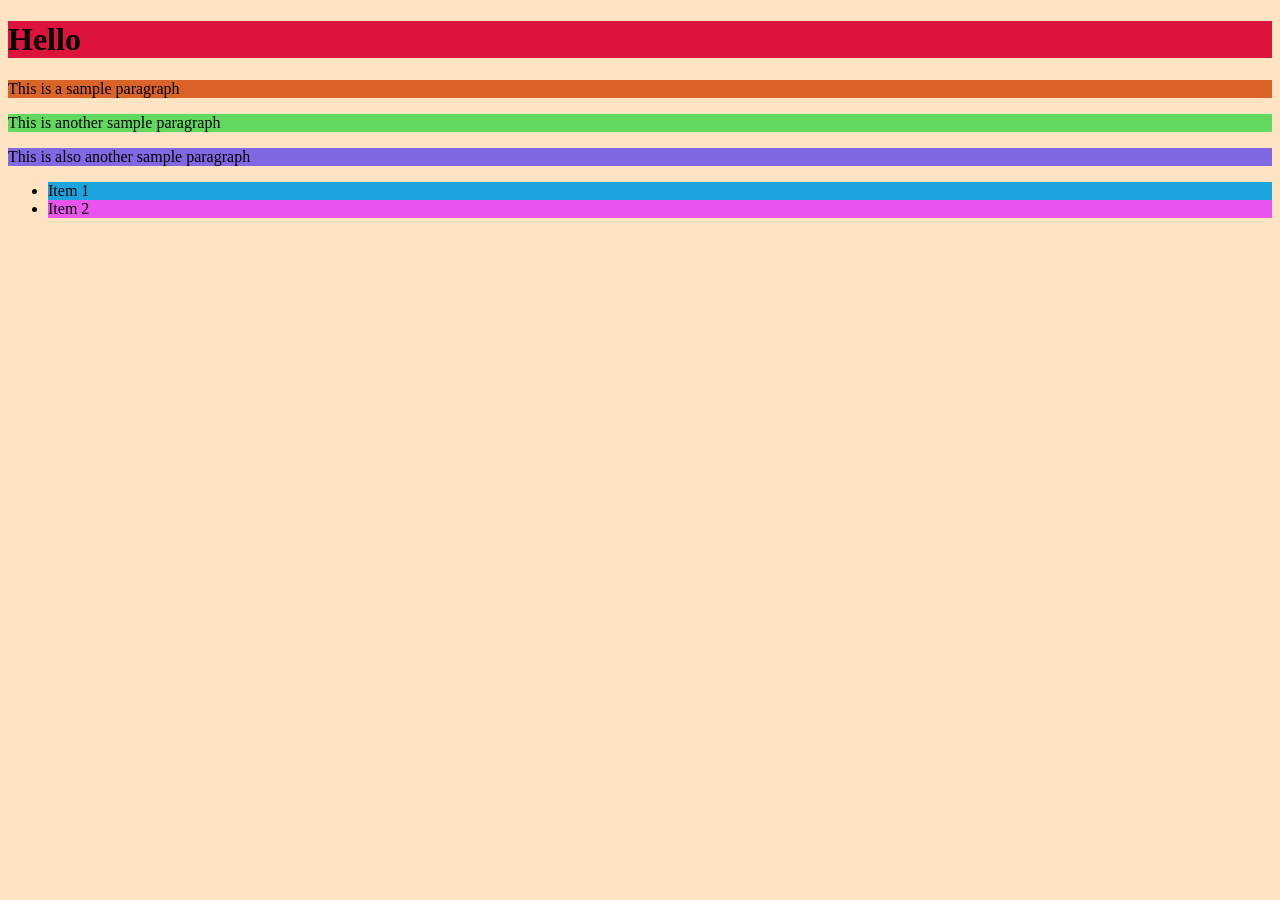
<file: CSS_Codes/code_14/index.html>
<!DOCTYPE html>
<html lang="en">
<head>
    <meta charset="UTF-8">
    <meta name="viewport" content="width=device-width, initial-scale=1.0">
    <title>QuerySelector</title>
</head>
    <body style = "background-color: bisque;">
        <h1 style = "background-color: crimson;">Hello</h1>
        <p style = "background-color: rgb(218, 99, 40);" id="intro">This is a sample paragraph</p>
        <p style = "background-color: rgb(98, 217, 94);" id="intro">This is another sample paragraph</p>
        <p style = "background-color: rgb(130, 103, 227);" id="intro">This is also another sample paragraph</p>
        <ul>
            <div class="menu">
                <li style = "background-color: rgb(27, 164, 222);">Item 1</li>
                <li style = "background-color: rgb(233, 83, 238);">Item 2</li>
            </div>
        </ul>
        <script src = "QuerySelector.js" ></script>
    </body>
</html>
</file>
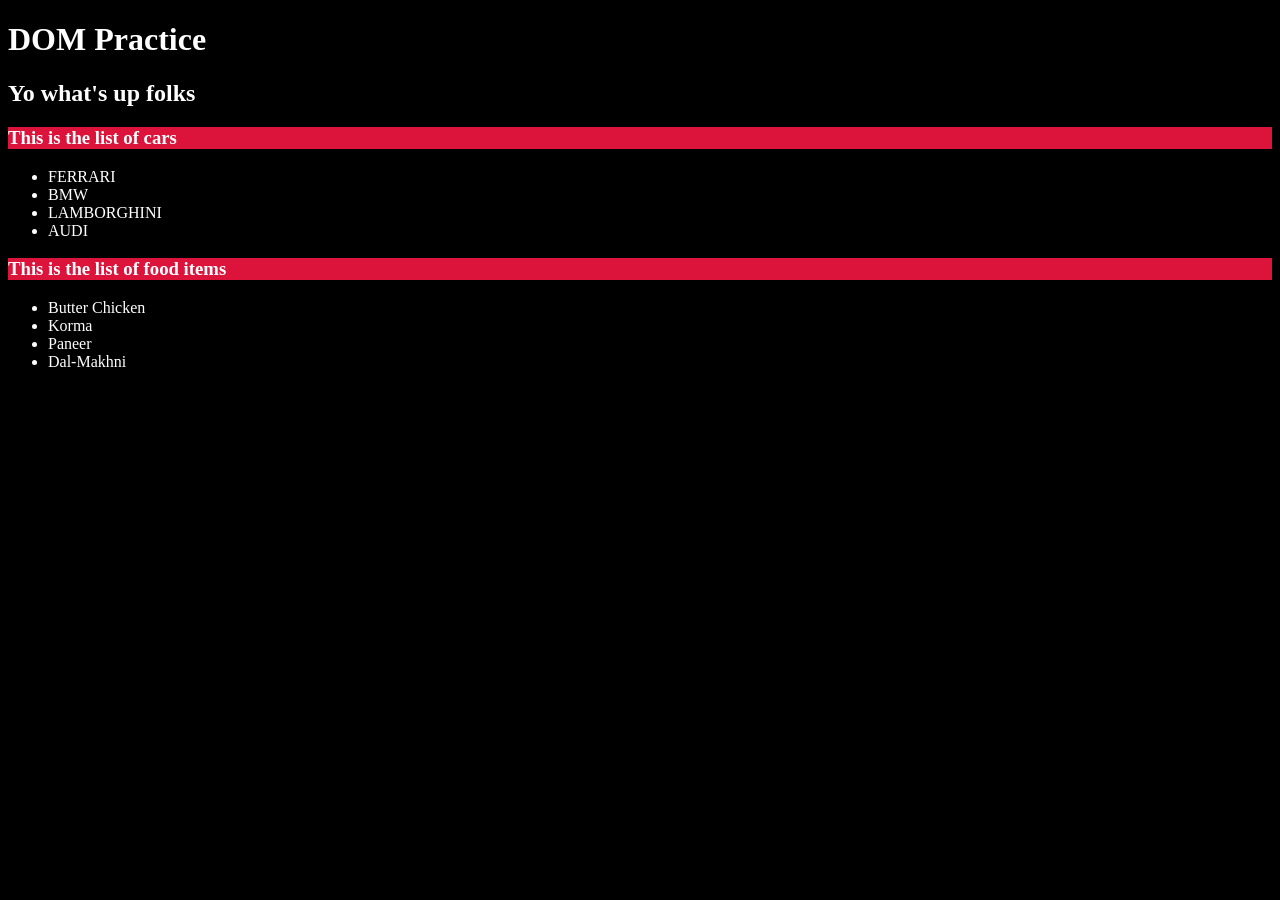
<file: CSS_Codes/code_16/index.html>
<!DOCTYPE html>
<html lang="en">
<head>
    <meta charset="UTF-8">
    <meta name="viewport" content="width=device-width, initial-scale=1.0">
    <title>DOM</title>
</head>
    <body style = "background-color: black ; color :white"; >
        <h1 id = "first" >DOM Practice</h1>
        <ul id = "fourth" ></ul>
        <h3 id = "fifth" style = "background-color: crimson;">This is the list of food items</h3>
        <ul id = "sixth" ></ul>
        <script src = "DOM_2.js"> </script> 
    </body>
</html>
</file>
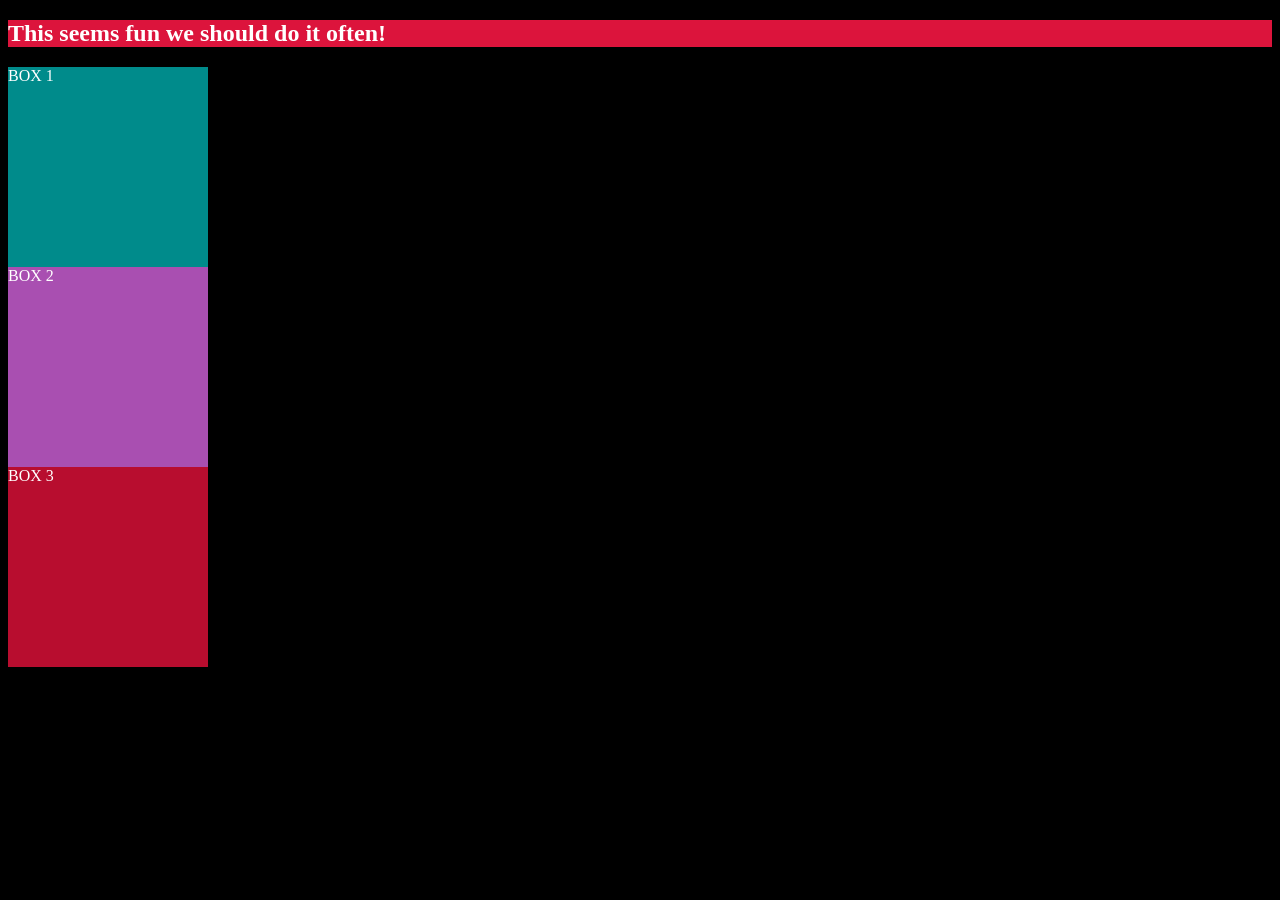
<file: CSS_Codes/code_17/index.html>
<!DOCTYPE html>
<html lang="en">
<head>
    <meta charset="UTF-8">
    <meta name="viewport" content="width=device-width, initial-scale=1.0">
    <title>Events</title>
</head>
    <body style = "background-color: black ; color:white;">
        <h2 id = "header" style = "background-color: crimson;">
            This seems fun we should do it often!
        </h2>
        <div id = "parent" >
            <div id = "child1" style = "background-color: darkcyan; width:200px ; height:200px ;">BOX 1</div>
            <div id = "child2" style = "background-color: rgb(169, 79, 177); width:200px ; height:200px ;">BOX 2</div>
            <div id = "child3"  style = "background-color: rgb(184, 13, 47); width:200px ; height:200px ;">BOX 3</div>
        </div>
        <script src = "Events.js"> </script> 
    </body>
</html>
</file>
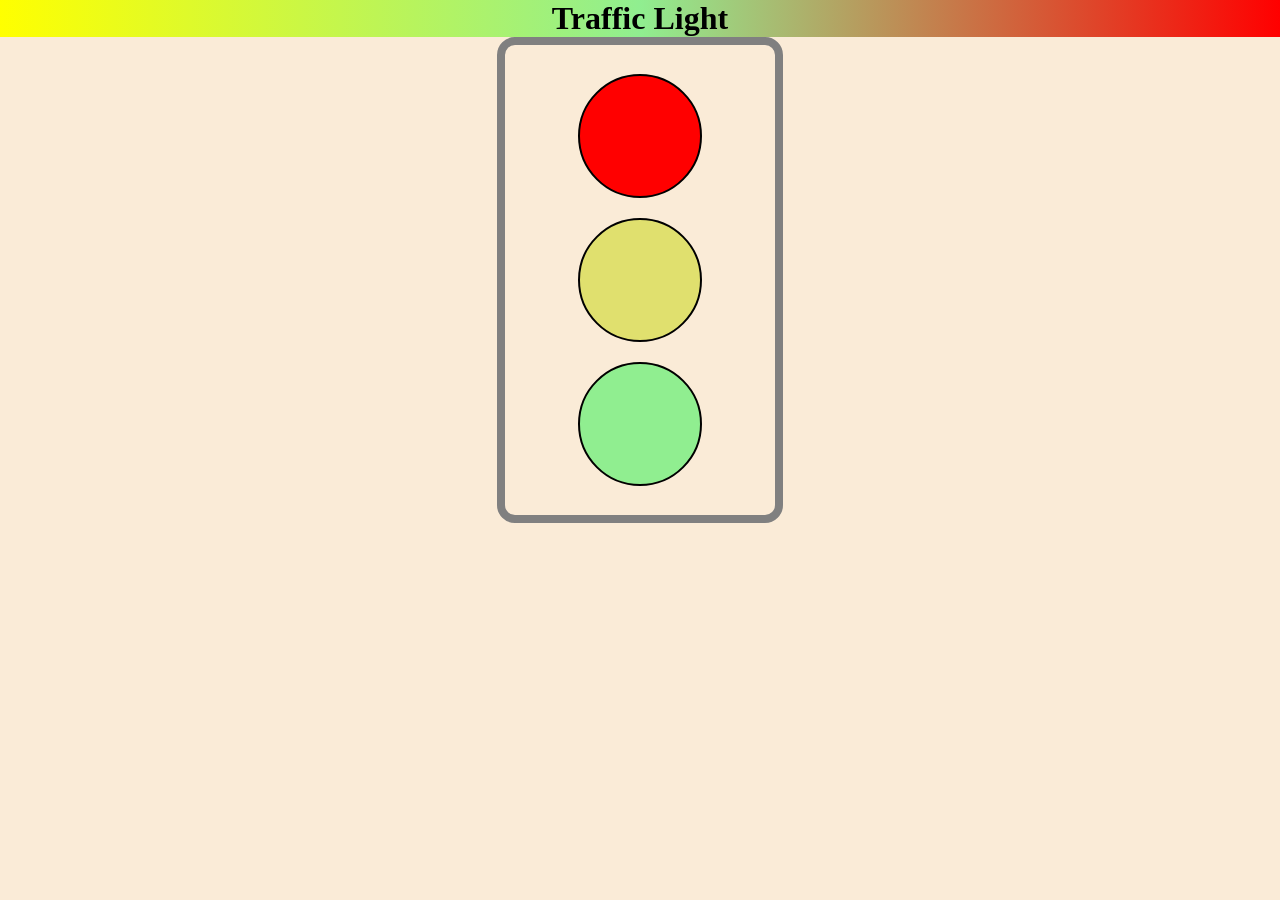
<file: CSS_Codes/code_4/index.html>
<!DOCTYPE html>
<html lang="en">
<head>
    <meta charset="UTF-8">
    <meta name="viewport" content="width=device-width, initial-scale=1.0">
    <title>Traffic Light</title>
    <link rel="stylesheet" href="style.css">
</head>
    <body>
        <h1 >Traffic Light</h1>
        <div id = "box">
            <div class="circles">
                <div id = "c1"></div>
                <div id = "c2"></div>
                <div id = "c3"></div>
            </div>
        </div>
    </body>
</html>
</file>
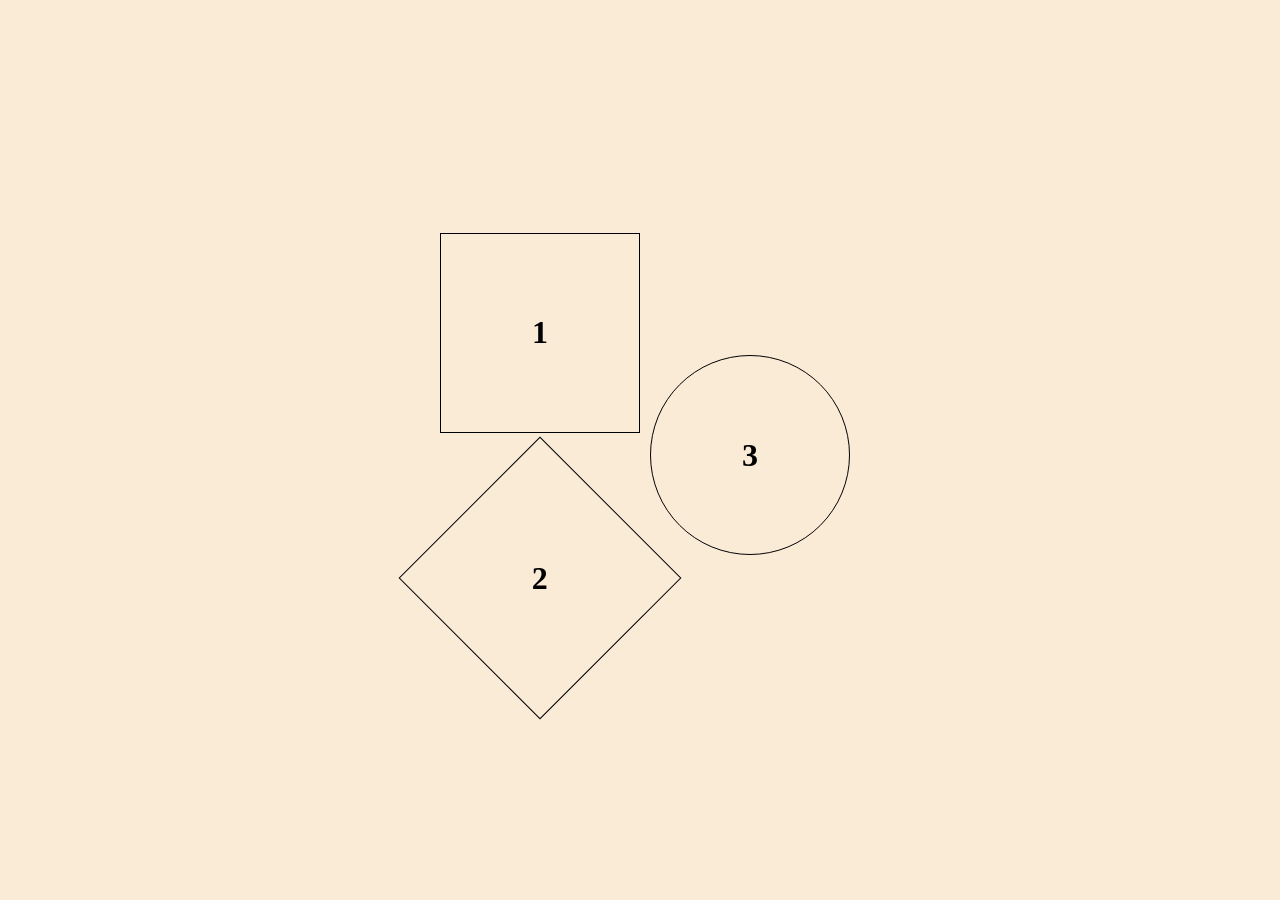
<file: MINI_PROJECTS/1/index.html>
<!DOCTYPE html>
<html lang="en">
<head>
    <meta charset="UTF-8">
    <meta name="viewport" content="width=device-width, initial-scale=1.0">
    <title>Geometry Hovering</title>
    <link rel="stylesheet" href="style.css">
</head>
    <body>
    <div id = "main">
        <div id="box">
            <div id = "square" class="shapes"><h1>1</h1></div>
            <div id = "diamond" class="shapes"><h1>2</h1></div>
        </div>
        <div id = "circle" class="shapes"><h1>3</h1></div>
    </div>
    </body>
</html>
</file>
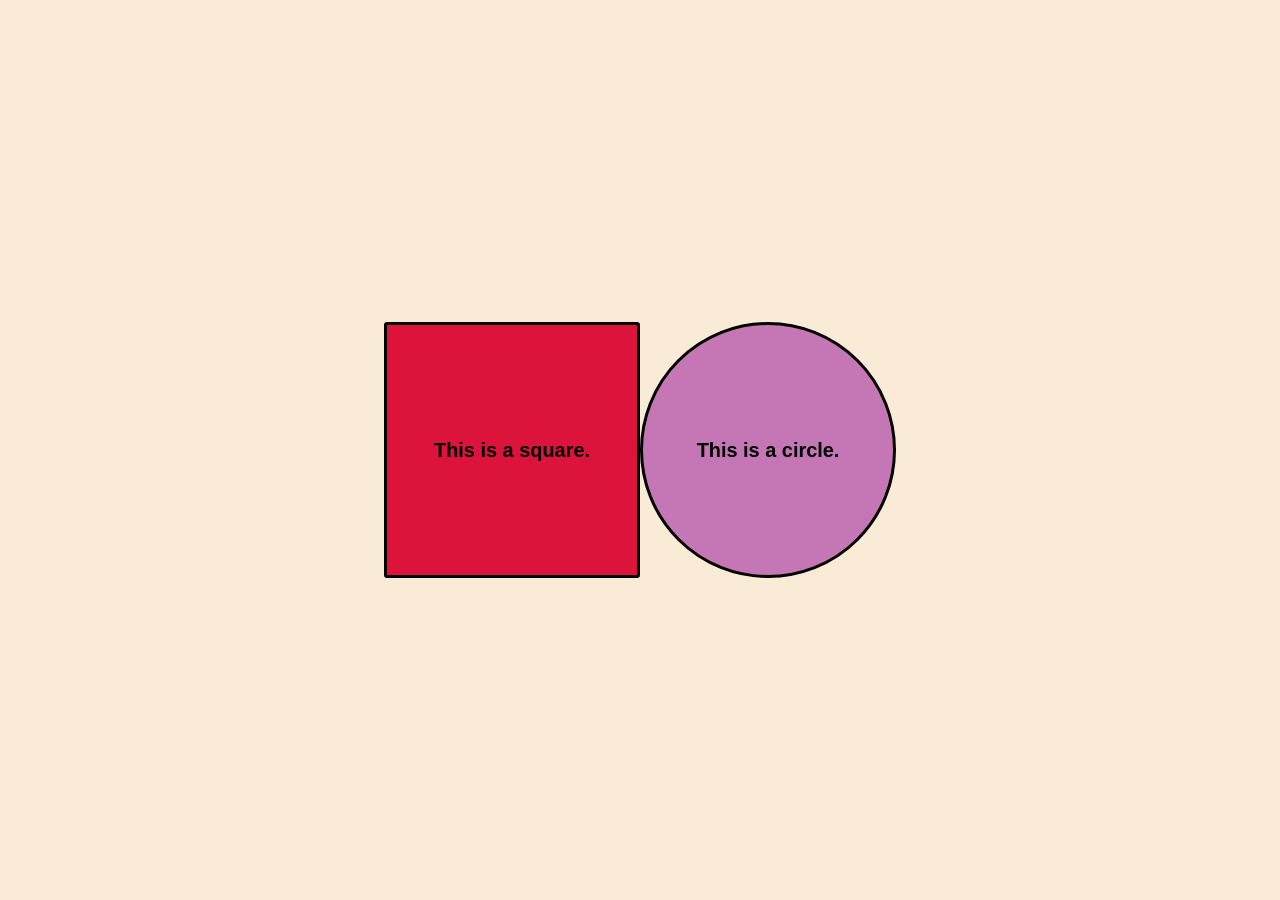
<file: HTML/index2.html>
<!DOCTYPE html>
<html lang="en">
<head>
    <meta charset="UTF-8">
    <meta name="viewport" content="width=device-width, initial-scale=1.0">
    <title>Document</title>
    <link rel="stylesheet" href="style2.css">
</head>
    <body>
        <div id = "B1"><h5>This is a square.</h5></div>
        <div id = "B2"><h5>This is a circle.</h5></div>
    </body>
</html>
</file>
<file: CSS_Codes/code_4/style.css>
*{
    padding: 0%;
    margin:0%;
    background-color: antiquewhite;
} 

body{
    display: flex;
    align-items: center;
    justify-content: center;
    flex-direction:column;   
}

h1{
    text-align: center;
    width: 100%;
    background-image: linear-gradient(to right , yellow , lightgreen , red )
}

#box{
    width: 250px;
    height:450px;
    display:flex;
    align-items: center;
    justify-content: center;
    flex-direction:column;
    padding:10px; 
    border: 8px solid grey;
    border-radius:18px;
}

.circles{
    display:flex;
    align-items: center;
    justify-content: center;
    flex-direction:column;
}

.circles div{
    width: 120px;
    height: 120px;
    border: 2px solid black;
    border-radius: 50%;
    margin: 10px;
}

#c1{
    background-color: red;
}

#c1:hover{
    background-color: crimson;
}

#c2{
    background-color: rgb(224, 224, 110);
}

#c2:hover{
    background-color: rgb(224, 224, 2);
}

#c3{
    background-color: lightgreen;
}


#c3:hover{
    background-color: green;
}
</file>
<file: MINI_PROJECTS/1/style.css>
*{
    margin: 0%;
    padding: 0%;
    box-sizing: border-box;
}

html,body{
    width: 100%;
    height: 100%;
}

body{
    background-color: antiquewhite;
}

#main{
    width: 100%;
    height: 100%;
    display: flex;
    align-items: center;
    justify-content: center;
}

.shapes{
    margin-top: 10px;
    margin-left: 10px;
    height: 200px;
    width: 200px;
    border: 1px solid black;
    display: flex;
    align-items: center;
    justify-content: center;
}

#square:hover{
    background-color: deeppink;
}

#circle{
    border-radius: 50%;
}

#circle:hover{
    background-color: crimson;
}

#diamond{
    margin-top: 45px;
    rotate: 45deg;
}

#diamond h1{
    rotate: -45deg;
}

#diamond:hover{
    background-color: deepskyblue;
}
</file>
<file: HTML/style2.css>
*{
    margin:0%;
    padding:0%;
}

html,body{
    width : 100%;
    height : 100%;
}

body{
    background-color: antiquewhite;
    display: flex;
    align-items: center;
    justify-content: center;
}

div{
    display: flex;
    align-items: center;
    justify-content: center;
    text-align: center;
    width: 250px;
    height: 250px;
    font-family: 'Segoe UI', Tahoma, Geneva, Verdana, sans-serif;
    font-size: x-large;
}

#B1{
    background-color: crimson;
    border-style: solid;
    border-radius: 3px;
}

#B2{
    background-color: rgb(197, 119, 181);
    border-style: solid;
    border-radius: 50%;
}
</file>
